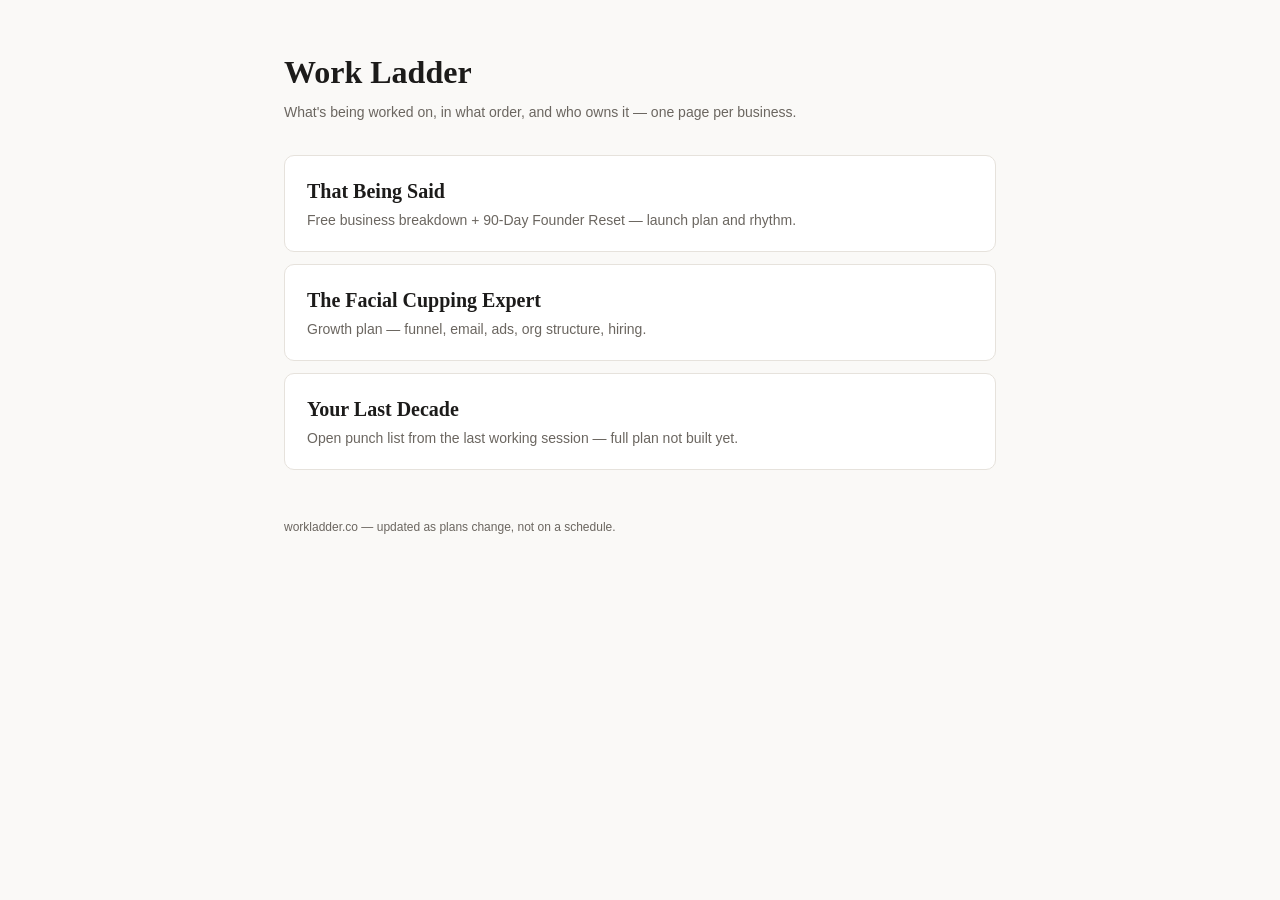
<file: index.html>
<!doctype html>
<html lang="en">
<head>
<meta charset="utf-8">
<meta name="viewport" content="width=device-width, initial-scale=1">
<meta name="robots" content="noindex">
<title>Work Ladder</title>
<link rel="stylesheet" href="/assets/main.css">
</head>
<body>
<div class="wrap">
  <div class="page-head">
    <h1>Work Ladder</h1>
    <div class="meta">What's being worked on, in what order, and who owns it — one page per business.</div>
  </div>

  <div class="index-list">
    <a class="index-card" href="/tbs/">
      <h2>That Being Said</h2>
      <p>Free business breakdown + 90-Day Founder Reset — launch plan and rhythm.</p>
    </a>
    <a class="index-card" href="/tfce/">
      <h2>The Facial Cupping Expert</h2>
      <p>Growth plan — funnel, email, ads, org structure, hiring.</p>
    </a>
    <a class="index-card" href="/yld/">
      <h2>Your Last Decade</h2>
      <p>Open punch list from the last working session — full plan not built yet.</p>
    </a>
  </div>

  <footer>workladder.co — updated as plans change, not on a schedule.</footer>
</div>
</body>
</html>
</file>
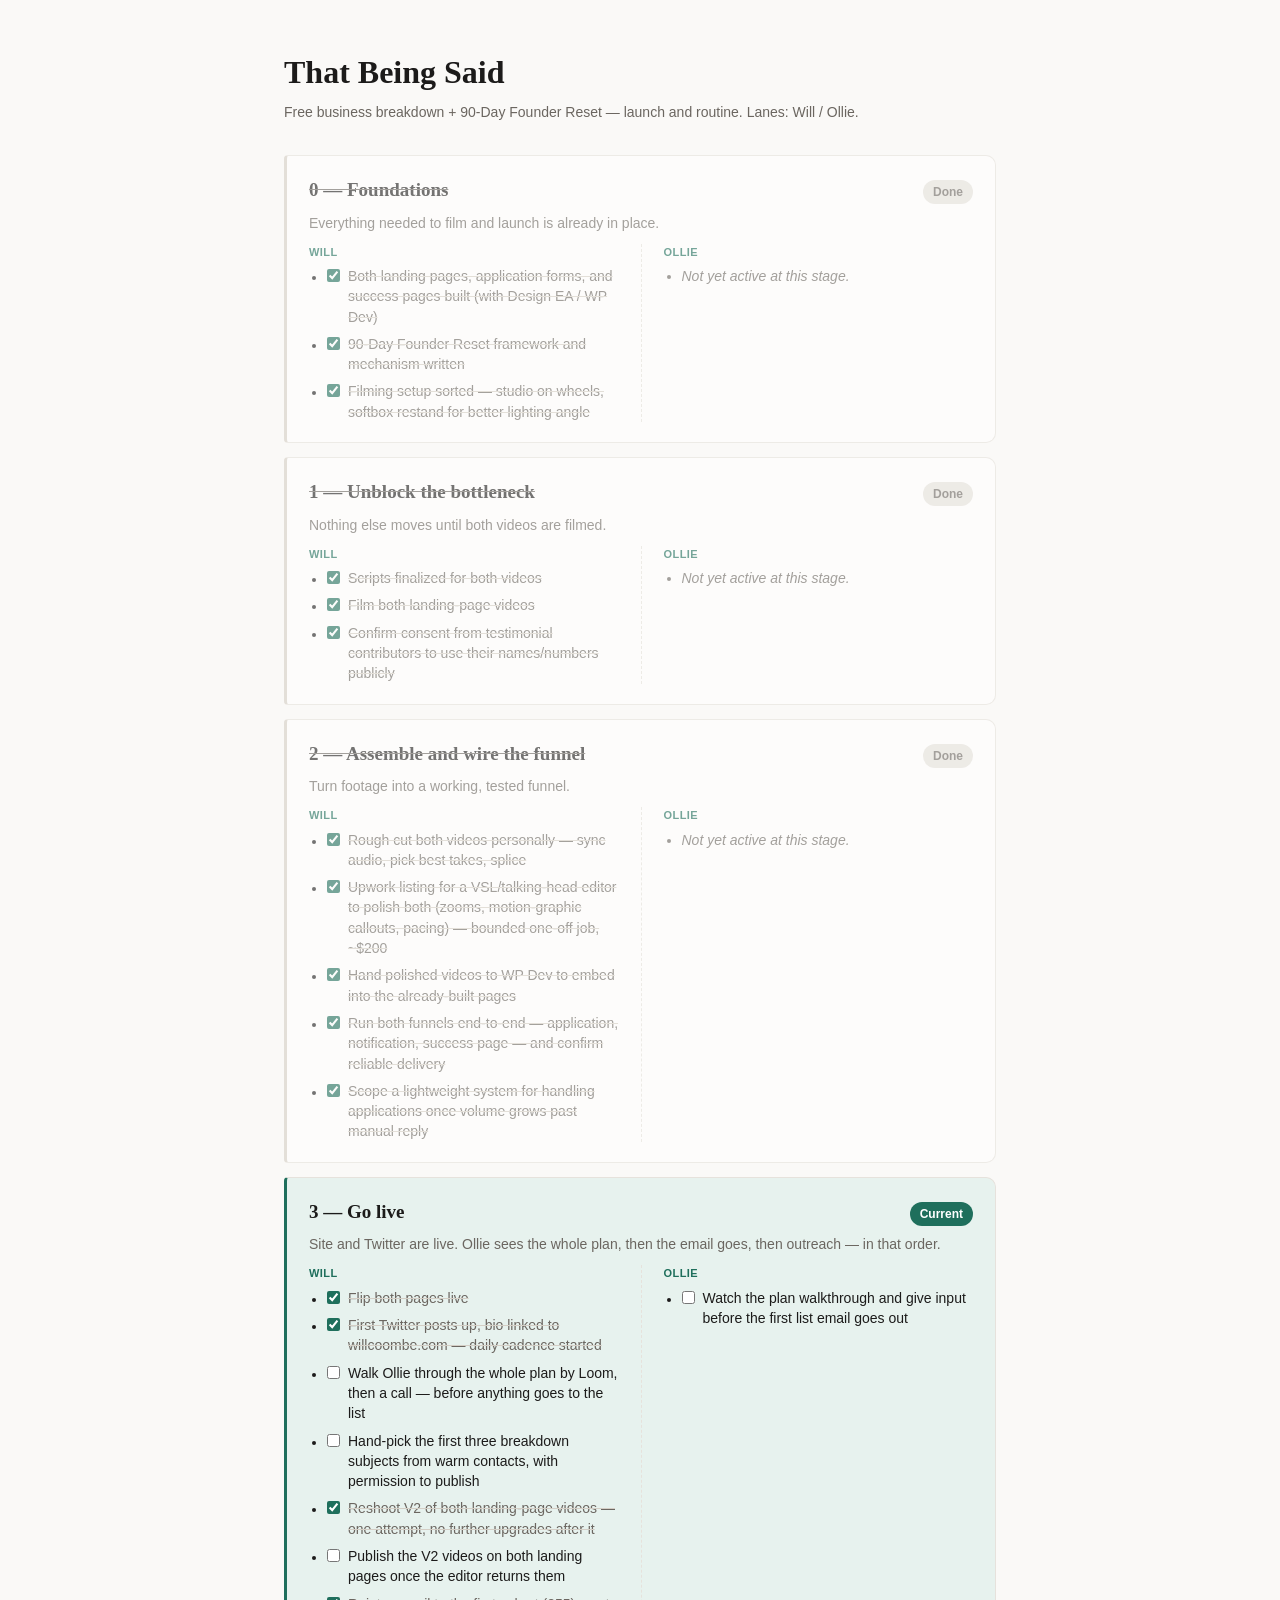
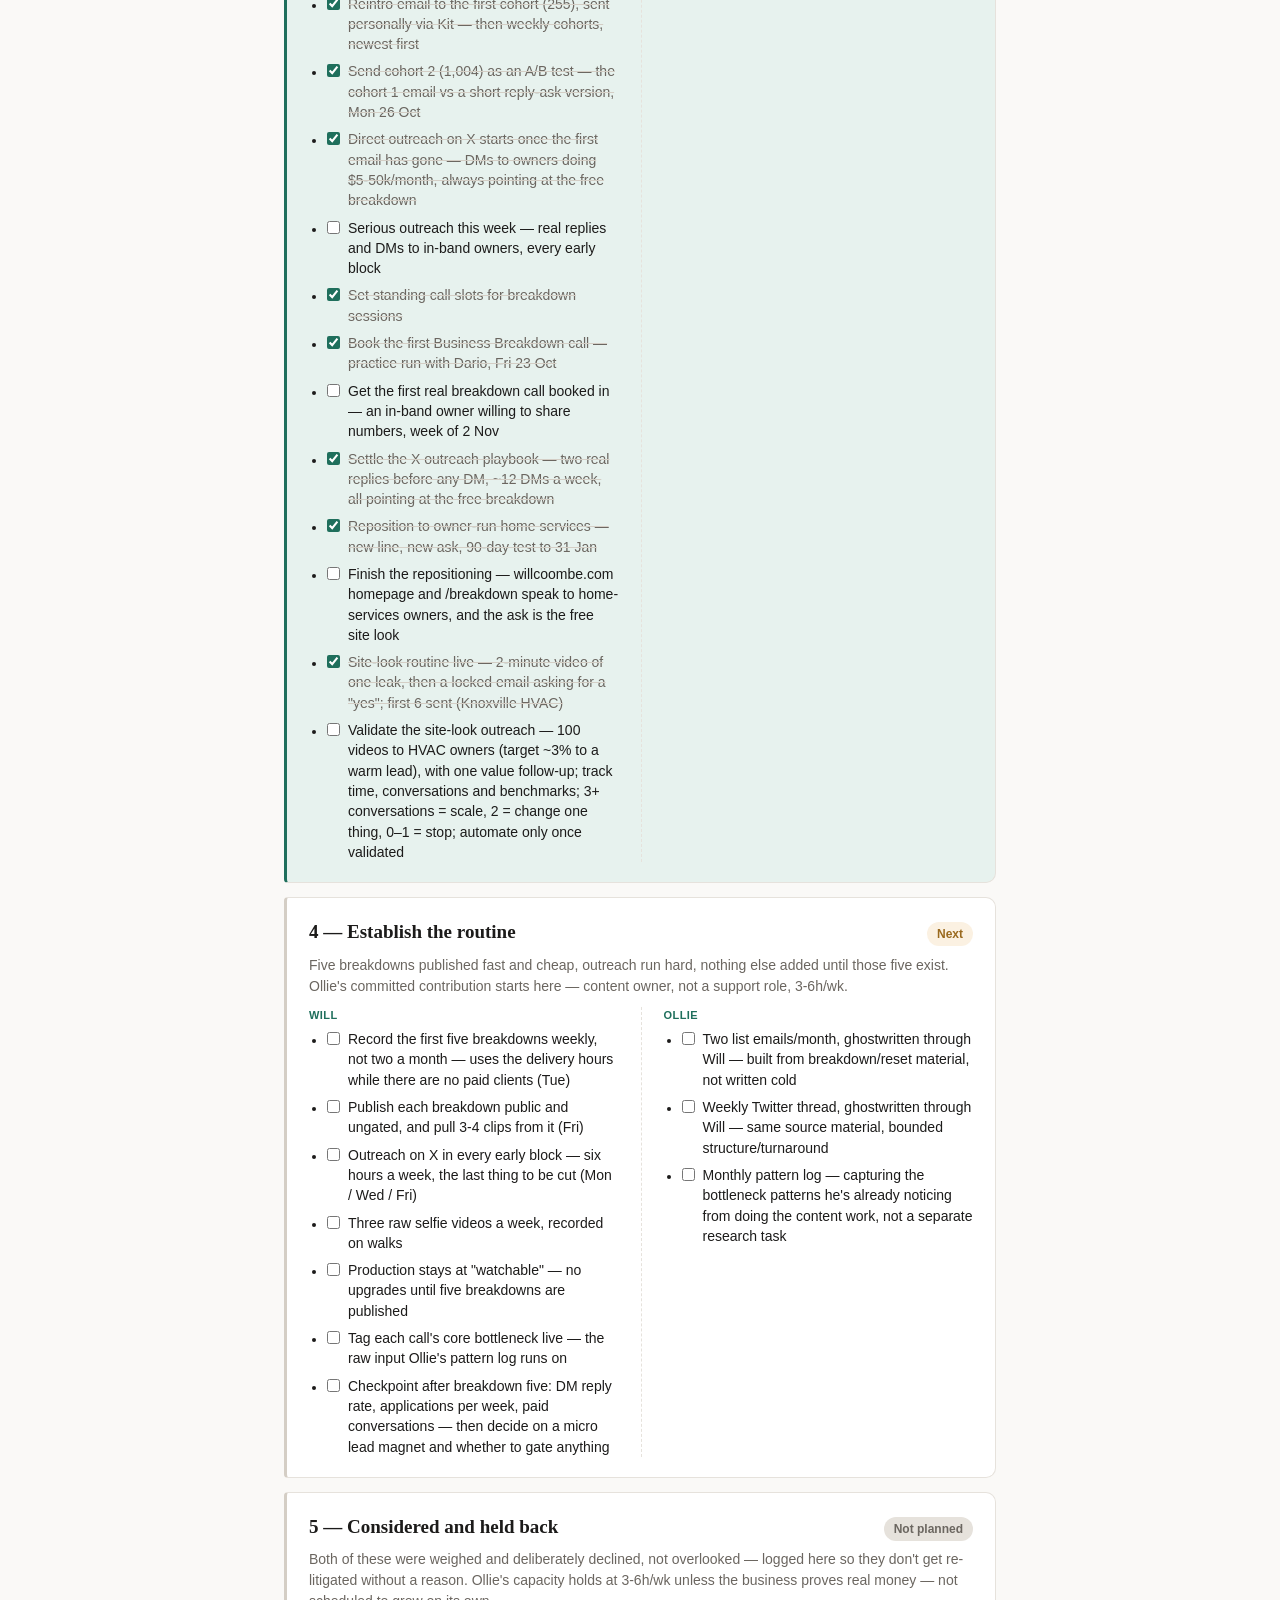
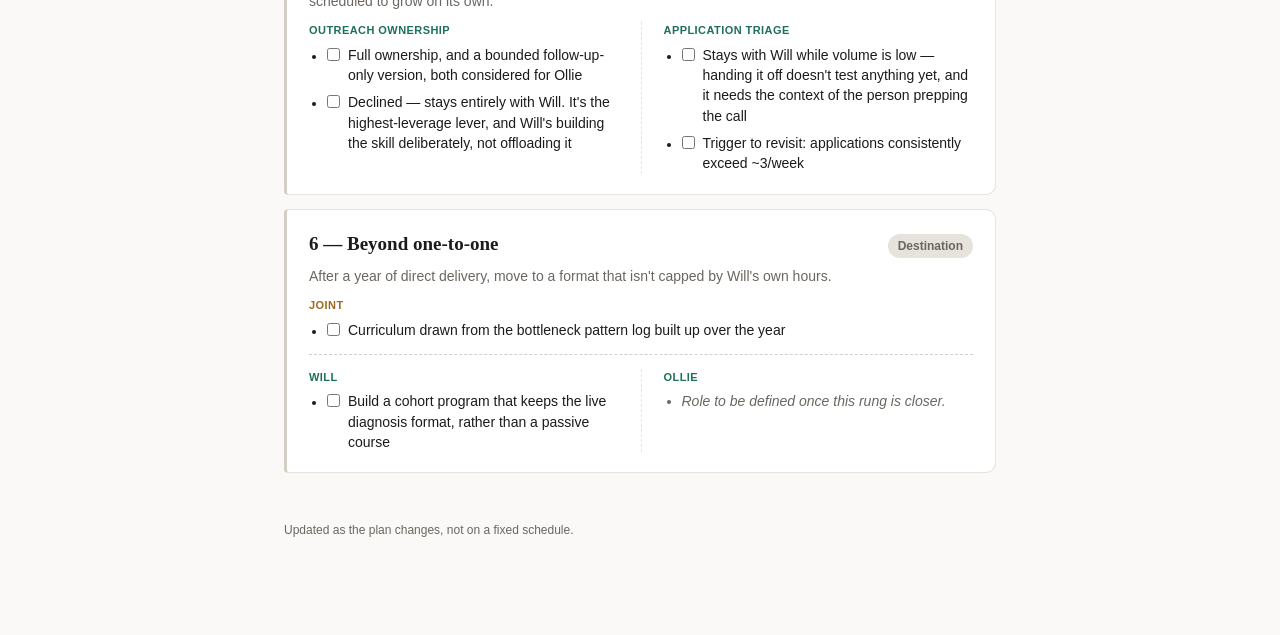
<file: tbs/index.html>
<!doctype html>
<html lang="en">
<head>
<meta charset="utf-8">
<meta name="viewport" content="width=device-width, initial-scale=1">
<meta name="robots" content="noindex">
<title>That Being Said — Work Ladder</title>
<link rel="stylesheet" href="/assets/main.css">
</head>
<body>
<div class="wrap">
  <div class="page-head">
    <h1>That Being Said</h1>
    <div class="meta">Free business breakdown + 90-Day Founder Reset — launch and routine. Lanes: Will / Ollie.</div>
  </div>

  <div class="card rung is-done">
    <div class="card-head">
      <h3 class="rung-title">0 — Foundations</h3>
      <span class="pill done">Done</span>
    </div>
    <div class="rung-summary">Everything needed to film and launch is already in place.</div>
    <div class="lanes">
      <div class="lane">
        <div class="lane-head">Will</div>
        <ul class="rung-tasks">
          <li>Both landing pages, application forms, and success pages built (with Design EA / WP Dev)</li>
          <li>90-Day Founder Reset framework and mechanism written</li>
          <li>Filming setup sorted — studio on wheels, softbox restand for better lighting angle</li>
        </ul>
      </div>
      <div class="lane">
        <div class="lane-head">Ollie</div>
        <ul class="rung-tasks"><li class="placeholder">Not yet active at this stage.</li></ul>
      </div>
    </div>
  </div>

  <div class="card rung is-done">
    <div class="card-head">
      <h3 class="rung-title">1 — Unblock the bottleneck</h3>
      <span class="pill done">Done</span>
    </div>
    <div class="rung-summary">Nothing else moves until both videos are filmed.</div>
    <div class="lanes">
      <div class="lane">
        <div class="lane-head">Will</div>
        <ul class="rung-tasks">
          <li>Scripts finalized for both videos</li>
          <li>Film both landing-page videos</li>
          <li>Confirm consent from testimonial contributors to use their names/numbers publicly</li>
        </ul>
      </div>
      <div class="lane">
        <div class="lane-head">Ollie</div>
        <ul class="rung-tasks"><li class="placeholder">Not yet active at this stage.</li></ul>
      </div>
    </div>
  </div>

  <div class="card rung is-done">
    <div class="card-head">
      <h3 class="rung-title">2 — Assemble and wire the funnel</h3>
      <span class="pill done">Done</span>
    </div>
    <div class="rung-summary">Turn footage into a working, tested funnel.</div>
    <div class="lanes">
      <div class="lane">
        <div class="lane-head">Will</div>
        <ul class="rung-tasks">
          <li>Rough cut both videos personally — sync audio, pick best takes, splice</li>
          <li>Upwork listing for a VSL/talking-head editor to polish both (zooms, motion-graphic callouts, pacing) — bounded one-off job, ~$200</li>
          <li>Hand polished videos to WP Dev to embed into the already-built pages</li>
          <li>Run both funnels end-to-end — application, notification, success page — and confirm reliable delivery</li>
          <li>Scope a lightweight system for handling applications once volume grows past manual reply</li>
        </ul>
      </div>
      <div class="lane">
        <div class="lane-head">Ollie</div>
        <ul class="rung-tasks"><li class="placeholder">Not yet active at this stage.</li></ul>
      </div>
    </div>
  </div>

  <div class="card rung is-current">
    <div class="card-head">
      <h3 class="rung-title">3 — Go live</h3>
      <span class="pill current">Current</span>
    </div>
    <div class="rung-summary">Site and Twitter are live. Ollie sees the whole plan, then the email goes, then outreach — in that order.</div>
    <div class="lanes">
      <div class="lane">
        <div class="lane-head">Will</div>
        <ul class="rung-tasks">
          <li class="default-checked">Flip both pages live</li>
          <li class="default-checked">First Twitter posts up, bio linked to willcoombe.com — daily cadence started</li>
          <li>Walk Ollie through the whole plan by Loom, then a call — before anything goes to the list</li>
          <li>Hand-pick the first three breakdown subjects from warm contacts, with permission to publish</li>
          <li class="default-checked">Reshoot V2 of both landing-page videos — one attempt, no further upgrades after it</li>
          <li>Publish the V2 videos on both landing pages once the editor returns them</li>
          <li class="default-checked">Reintro email to the first cohort (255), sent personally via Kit — then weekly cohorts, newest first</li>
          <li class="default-checked">Send cohort 2 (1,004) as an A/B test — the cohort 1 email vs a short reply-ask version, Mon 26 Oct</li>
          <li class="default-checked">Direct outreach on X starts once the first email has gone — DMs to owners doing $5-50k/month, always pointing at the free breakdown</li>
          <li>Serious outreach this week — real replies and DMs to in-band owners, every early block</li>
          <li class="default-checked">Set standing call slots for breakdown sessions</li>
          <li class="default-checked">Book the first Business Breakdown call — practice run with Dario, Fri 23 Oct</li>
          <li>Get the first real breakdown call booked in — an in-band owner willing to share numbers, week of 2 Nov</li>
          <li class="default-checked">Settle the X outreach playbook — two real replies before any DM, ~12 DMs a week, all pointing at the free breakdown</li>
          <li class="default-checked">Reposition to owner-run home services — new line, new ask, 90-day test to 31 Jan</li>
          <li>Finish the repositioning — willcoombe.com homepage and /breakdown speak to home-services owners, and the ask is the free site look</li>
          <li class="default-checked">Site-look routine live — 2-minute video of one leak, then a locked email asking for a "yes"; first 6 sent (Knoxville HVAC)</li>
          <li>Validate the site-look outreach — 100 videos to HVAC owners (target ~3% to a warm lead), with one value follow-up; track time, conversations and benchmarks; 3+ conversations = scale, 2 = change one thing, 0–1 = stop; automate only once validated</li>
        </ul>
      </div>
      <div class="lane">
        <div class="lane-head">Ollie</div>
        <ul class="rung-tasks">
          <li>Watch the plan walkthrough and give input before the first list email goes out</li>
        </ul>
      </div>
    </div>
  </div>

  <div class="card rung">
    <div class="card-head">
      <h3 class="rung-title">4 — Establish the routine</h3>
      <span class="pill next">Next</span>
    </div>
    <div class="rung-summary">Five breakdowns published fast and cheap, outreach run hard, nothing else added until those five exist. Ollie's committed contribution starts here — content owner, not a support role, 3-6h/wk.</div>
    <div class="lanes">
      <div class="lane">
        <div class="lane-head">Will</div>
        <ul class="rung-tasks">
          <li>Record the first five breakdowns weekly, not two a month — uses the delivery hours while there are no paid clients (Tue)</li>
          <li>Publish each breakdown public and ungated, and pull 3-4 clips from it (Fri)</li>
          <li>Outreach on X in every early block — six hours a week, the last thing to be cut (Mon / Wed / Fri)</li>
          <li>Three raw selfie videos a week, recorded on walks</li>
          <li>Production stays at "watchable" — no upgrades until five breakdowns are published</li>
          <li>Tag each call's core bottleneck live — the raw input Ollie's pattern log runs on</li>
          <li>Checkpoint after breakdown five: DM reply rate, applications per week, paid conversations — then decide on a micro lead magnet and whether to gate anything</li>
        </ul>
      </div>
      <div class="lane">
        <div class="lane-head">Ollie</div>
        <ul class="rung-tasks">
          <li>Two list emails/month, ghostwritten through Will — built from breakdown/reset material, not written cold</li>
          <li>Weekly Twitter thread, ghostwritten through Will — same source material, bounded structure/turnaround</li>
          <li>Monthly pattern log — capturing the bottleneck patterns he's already noticing from doing the content work, not a separate research task</li>
        </ul>
      </div>
    </div>
  </div>

  <div class="card rung">
    <div class="card-head">
      <h3 class="rung-title">5 — Considered and held back</h3>
      <span class="pill pending">Not planned</span>
    </div>
    <div class="rung-summary">Both of these were weighed and deliberately declined, not overlooked — logged here so they don't get re-litigated without a reason. Ollie's capacity holds at 3-6h/wk unless the business proves real money — not scheduled to grow on its own.</div>
    <div class="lanes">
      <div class="lane">
        <div class="lane-head">Outreach ownership</div>
        <ul class="rung-tasks">
          <li>Full ownership, and a bounded follow-up-only version, both considered for Ollie</li>
          <li>Declined — stays entirely with Will. It's the highest-leverage lever, and Will's building the skill deliberately, not offloading it</li>
        </ul>
      </div>
      <div class="lane">
        <div class="lane-head">Application triage</div>
        <ul class="rung-tasks">
          <li>Stays with Will while volume is low — handing it off doesn't test anything yet, and it needs the context of the person prepping the call</li>
          <li>Trigger to revisit: applications consistently exceed ~3/week</li>
        </ul>
      </div>
    </div>
  </div>

  <div class="card rung">
    <div class="card-head">
      <h3 class="rung-title">6 — Beyond one-to-one</h3>
      <span class="pill pending">Destination</span>
    </div>
    <div class="rung-summary">After a year of direct delivery, move to a format that isn't capped by Will's own hours.</div>
    <div class="joint-block">
      <div class="lane-head">Joint</div>
      <ul class="rung-tasks">
        <li>Curriculum drawn from the bottleneck pattern log built up over the year</li>
      </ul>
    </div>
    <div class="lanes">
      <div class="lane">
        <div class="lane-head">Will</div>
        <ul class="rung-tasks">
          <li>Build a cohort program that keeps the live diagnosis format, rather than a passive course</li>
        </ul>
      </div>
      <div class="lane">
        <div class="lane-head">Ollie</div>
        <ul class="rung-tasks"><li class="placeholder">Role to be defined once this rung is closer.</li></ul>
      </div>
    </div>
  </div>

  <footer>Updated as the plan changes, not on a fixed schedule.</footer>
</div>
<script src="/assets/ladder.js"></script>
</body>
</html>
</file>
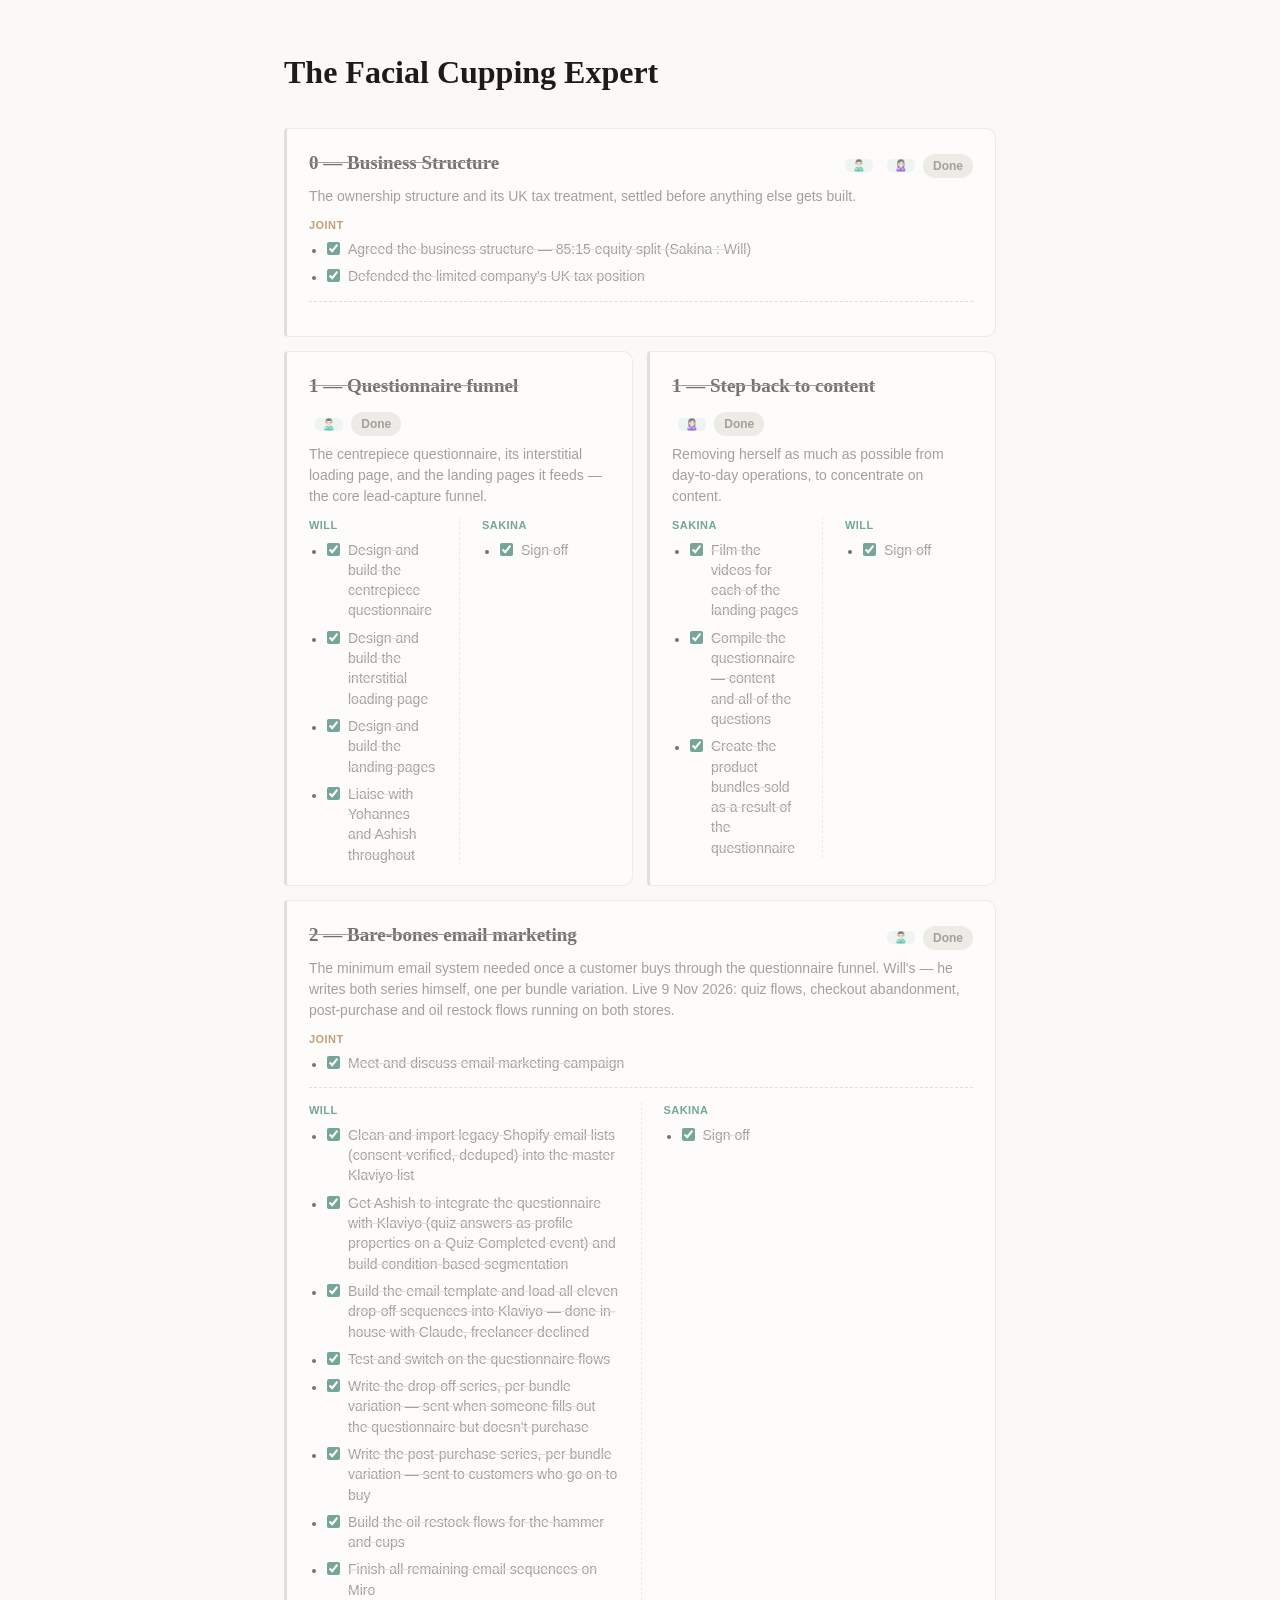
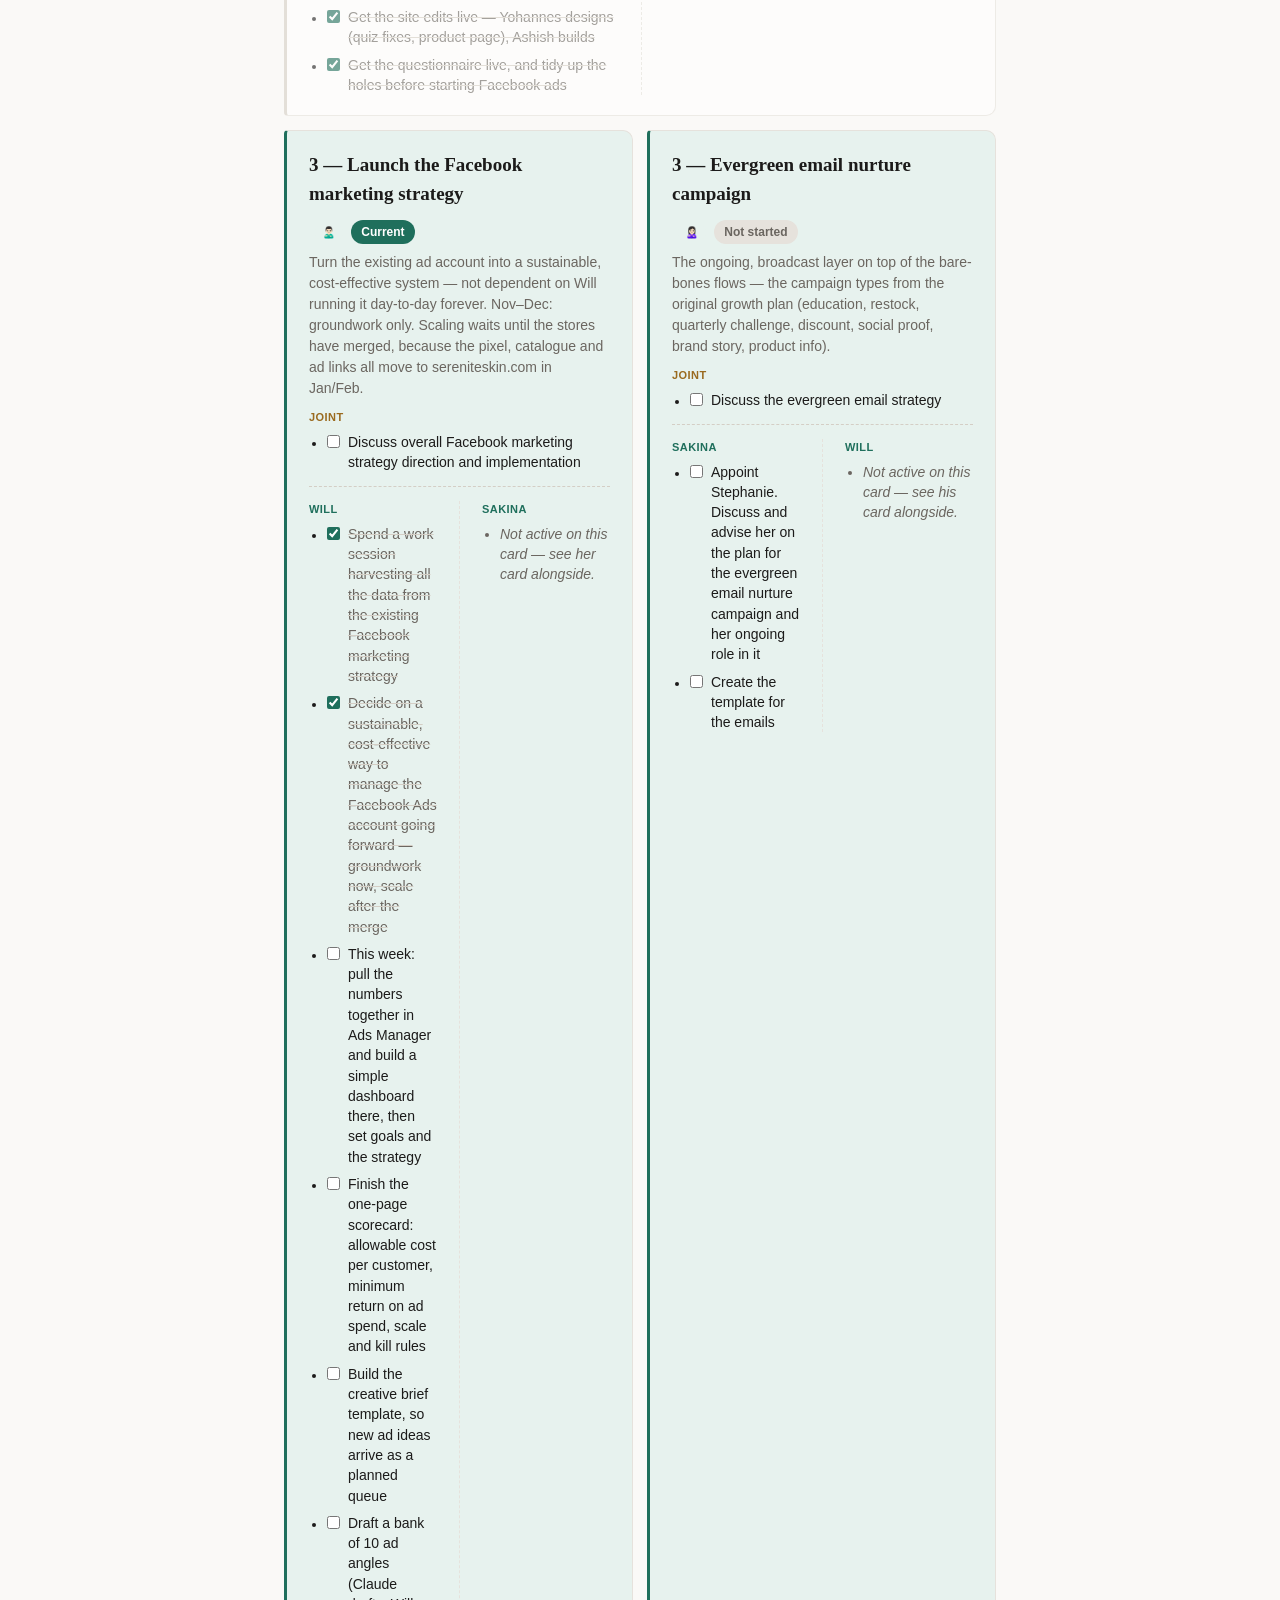
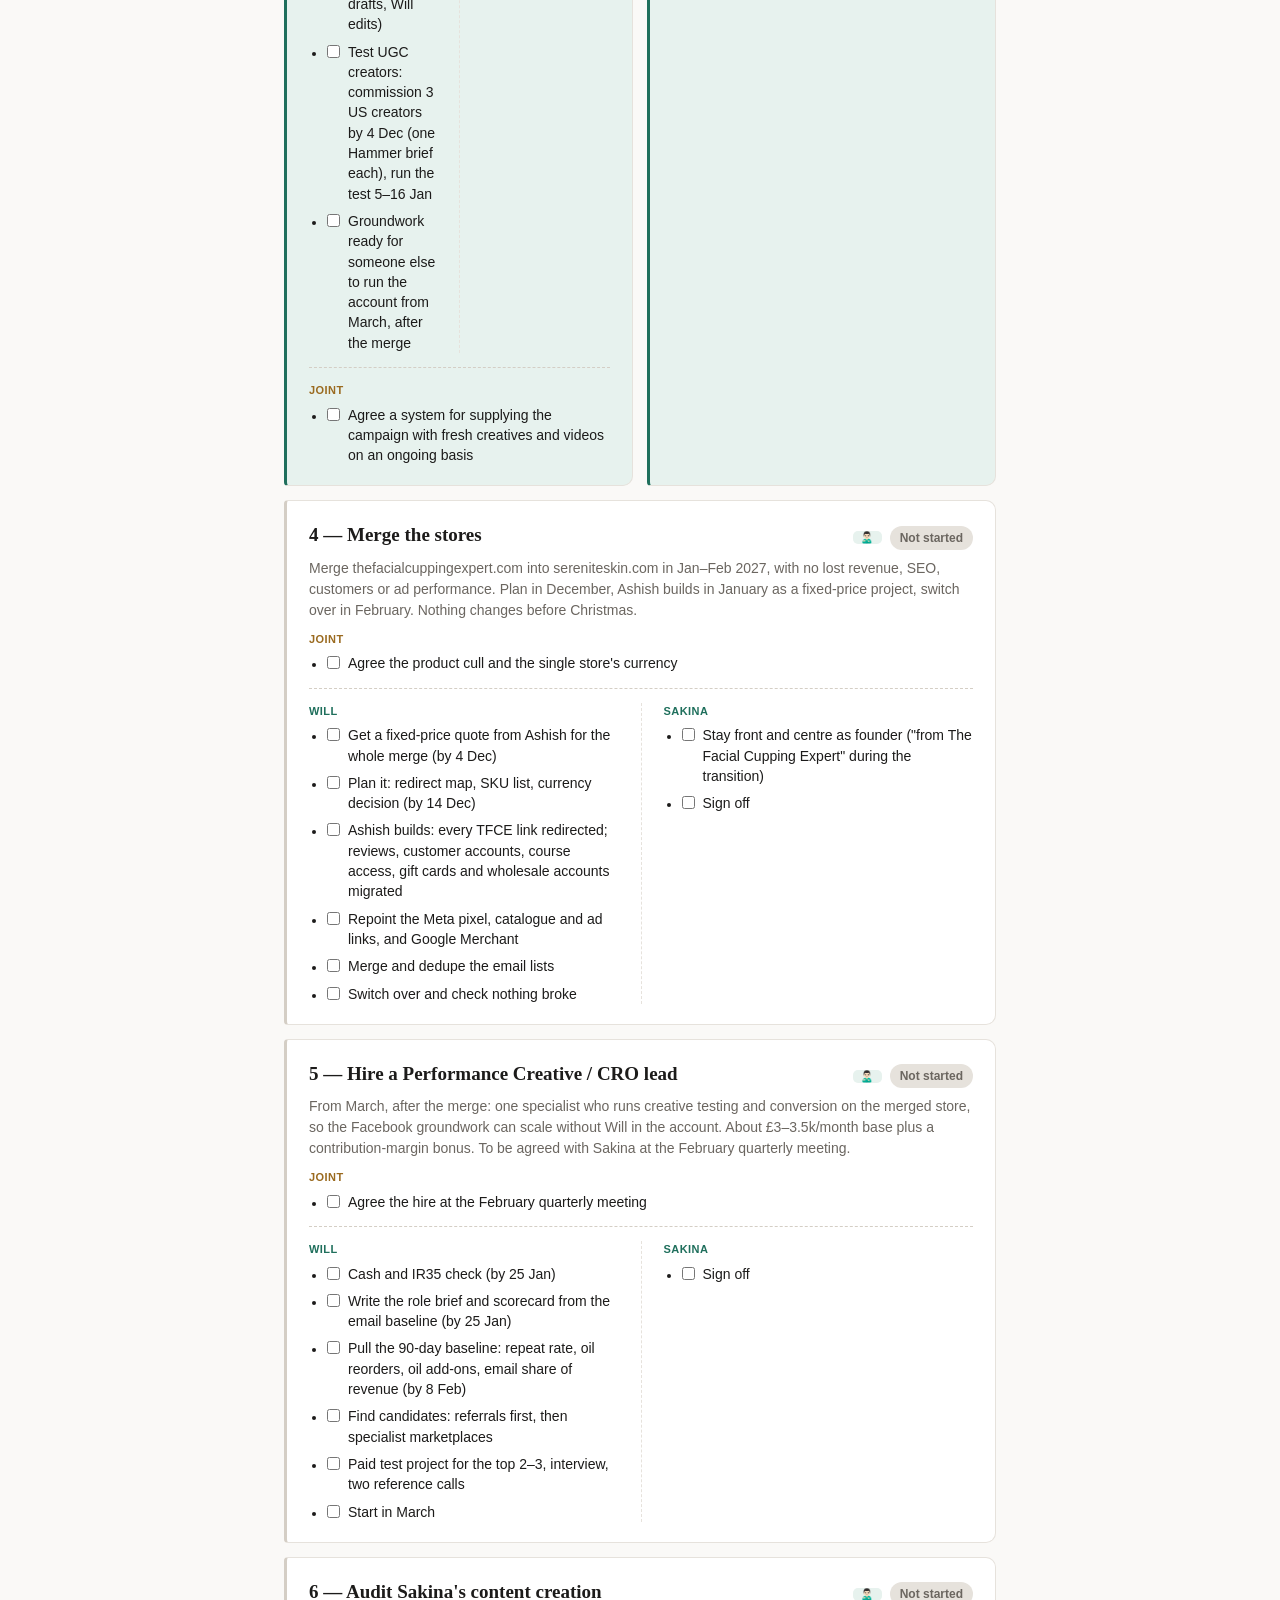
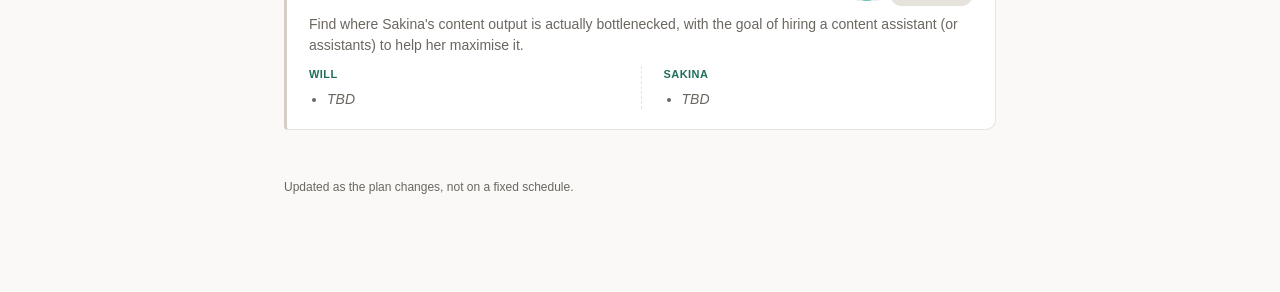
<file: tfce/index.html>
<!doctype html>
<html lang="en">
<head>
<meta charset="utf-8">
<meta name="viewport" content="width=device-width, initial-scale=1">
<meta name="robots" content="noindex">
<title>The Facial Cupping Expert — Work Ladder</title>
<link rel="stylesheet" href="/assets/main.css">
</head>
<body>
<div class="wrap">
  <div class="page-head">
    <h1>The Facial Cupping Expert</h1>
  </div>

  <div class="card rung is-done">
    <div class="card-head">
      <h3 class="rung-title">0 — Business Structure</h3>
      <div class="card-head-right">
        <span class="owner" title="Will">🙎🏻‍♂️</span><span class="owner" title="Sakina">🙎🏻‍♀️</span>
        <span class="pill done">Done</span>
      </div>
    </div>
    <div class="rung-summary">The ownership structure and its UK tax treatment, settled before anything else gets built.</div>
    <div class="joint-block">
      <div class="lane-head">Joint</div>
      <ul class="rung-tasks">
        <li>Agreed the business structure — 85:15 equity split (Sakina : Will)</li>
        <li>Defended the limited company's UK tax position</li>
      </ul>
    </div>
  </div>

  <div class="rung-pair">
    <div class="card rung is-done">
      <div class="card-head">
        <h3 class="rung-title">1 — Questionnaire funnel</h3>
        <div class="card-head-right">
          <span class="owner" title="Will">🙎🏻‍♂️</span>
          <span class="pill done">Done</span>
        </div>
      </div>
      <div class="rung-summary">The centrepiece questionnaire, its interstitial loading page, and the landing pages it feeds — the core lead-capture funnel.</div>
      <div class="lanes">
        <div class="lane">
          <div class="lane-head">Will</div>
          <ul class="rung-tasks">
            <li>Design and build the centrepiece questionnaire</li>
            <li>Design and build the interstitial loading page</li>
            <li>Design and build the landing pages</li>
            <li>Liaise with Yohannes and Ashish throughout</li>
          </ul>
        </div>
        <div class="lane">
          <div class="lane-head">Sakina</div>
          <ul class="rung-tasks"><li class="default-checked">Sign off</li></ul>
        </div>
      </div>
    </div>

    <div class="card rung is-done">
      <div class="card-head">
        <h3 class="rung-title">1 — Step back to content</h3>
        <div class="card-head-right">
          <span class="owner" title="Sakina">🙎🏻‍♀️</span>
          <span class="pill done">Done</span>
        </div>
      </div>
      <div class="rung-summary">Removing herself as much as possible from day-to-day operations, to concentrate on content.</div>
      <div class="lanes">
        <div class="lane">
          <div class="lane-head">Sakina</div>
          <ul class="rung-tasks">
            <li>Film the videos for each of the landing pages</li>
            <li>Compile the questionnaire — content and all of the questions</li>
            <li>Create the product bundles sold as a result of the questionnaire</li>
          </ul>
        </div>
        <div class="lane">
          <div class="lane-head">Will</div>
          <ul class="rung-tasks"><li class="default-checked">Sign off</li></ul>
        </div>
      </div>
    </div>
  </div>

  <div class="card rung is-done">
    <div class="card-head">
      <h3 class="rung-title">2 — Bare-bones email marketing</h3>
      <div class="card-head-right">
        <span class="owner" title="Will">🙎🏻‍♂️</span>
        <span class="pill done">Done</span>
      </div>
    </div>
    <div class="rung-summary">The minimum email system needed once a customer buys through the questionnaire funnel. Will's — he writes both series himself, one per bundle variation. Live 9 Nov 2026: quiz flows, checkout abandonment, post-purchase and oil restock flows running on both stores.</div>
    <div class="joint-block">
      <div class="lane-head">Joint</div>
      <ul class="rung-tasks">
        <li class="default-checked">Meet and discuss email marketing campaign</li>
      </ul>
    </div>
    <div class="lanes">
      <div class="lane">
        <div class="lane-head">Will</div>
        <ul class="rung-tasks">
          <li class="default-checked">Clean and import legacy Shopify email lists (consent-verified, deduped) into the master Klaviyo list</li>
          <li class="default-checked">Get Ashish to integrate the questionnaire with Klaviyo (quiz answers as profile properties on a Quiz Completed event) and build condition-based segmentation</li>
          <li class="default-checked">Build the email template and load all eleven drop-off sequences into Klaviyo — done in-house with Claude, freelancer declined</li>
          <li class="default-checked">Test and switch on the questionnaire flows</li>
          <li class="default-checked">Write the drop-off series, per bundle variation — sent when someone fills out the questionnaire but doesn't purchase</li>
          <li class="default-checked">Write the post-purchase series, per bundle variation — sent to customers who go on to buy</li>
          <li class="default-checked">Build the oil restock flows for the hammer and cups</li>
          <li class="default-checked">Finish all remaining email sequences on Miro</li>
          <li class="default-checked">Get the site edits live — Yohannes designs (quiz fixes, product page), Ashish builds</li>
          <li class="default-checked">Get the questionnaire live, and tidy up the holes before starting Facebook ads</li>
        </ul>
      </div>
      <div class="lane">
        <div class="lane-head">Sakina</div>
        <ul class="rung-tasks"><li class="default-checked">Sign off</li></ul>
      </div>
    </div>
  </div>

  <div class="rung-pair">
    <div class="card rung is-current">
      <div class="card-head">
        <h3 class="rung-title">3 — Launch the Facebook marketing strategy</h3>
        <div class="card-head-right">
          <span class="owner" title="Will">🙎🏻‍♂️</span>
          <span class="pill current">Current</span>
        </div>
      </div>
      <div class="rung-summary">Turn the existing ad account into a sustainable, cost-effective system — not dependent on Will running it day-to-day forever. Nov–Dec: groundwork only. Scaling waits until the stores have merged, because the pixel, catalogue and ad links all move to sereniteskin.com in Jan/Feb.</div>
      <div class="joint-block">
        <div class="lane-head">Joint</div>
        <ul class="rung-tasks">
          <li>Discuss overall Facebook marketing strategy direction and implementation</li>
        </ul>
      </div>
      <div class="lanes">
        <div class="lane">
          <div class="lane-head">Will</div>
          <ul class="rung-tasks">
            <li class="default-checked">Spend a work session harvesting all the data from the existing Facebook marketing strategy</li>
            <li class="default-checked">Decide on a sustainable, cost-effective way to manage the Facebook Ads account going forward — groundwork now, scale after the merge</li>
            <li>This week: pull the numbers together in Ads Manager and build a simple dashboard there, then set goals and the strategy</li>
            <li>Finish the one-page scorecard: allowable cost per customer, minimum return on ad spend, scale and kill rules</li>
            <li>Build the creative brief template, so new ad ideas arrive as a planned queue</li>
            <li>Draft a bank of 10 ad angles (Claude drafts, Will edits)</li>
            <li>Test UGC creators: commission 3 US creators by 4 Dec (one Hammer brief each), run the test 5–16 Jan</li>
            <li>Groundwork ready for someone else to run the account from March, after the merge</li>
          </ul>
        </div>
        <div class="lane">
          <div class="lane-head">Sakina</div>
          <ul class="rung-tasks"><li class="placeholder">Not active on this card — see her card alongside.</li></ul>
        </div>
      </div>
      <div class="joint-block joint-block-trailing">
        <div class="lane-head">Joint</div>
        <ul class="rung-tasks">
          <li>Agree a system for supplying the campaign with fresh creatives and videos on an ongoing basis</li>
        </ul>
      </div>
    </div>

    <div class="card rung">
      <div class="card-head">
        <h3 class="rung-title">3 — Evergreen email nurture campaign</h3>
        <div class="card-head-right">
          <span class="owner" title="Sakina">🙎🏻‍♀️</span>
          <span class="pill pending">Not started</span>
        </div>
      </div>
      <div class="rung-summary">The ongoing, broadcast layer on top of the bare-bones flows — the campaign types from the original growth plan (education, restock, quarterly challenge, discount, social proof, brand story, product info).</div>
      <div class="joint-block">
        <div class="lane-head">Joint</div>
        <ul class="rung-tasks">
          <li>Discuss the evergreen email strategy</li>
        </ul>
      </div>
      <div class="lanes">
        <div class="lane">
          <div class="lane-head">Sakina</div>
          <ul class="rung-tasks">
            <li>Appoint Stephanie. Discuss and advise her on the plan for the evergreen email nurture campaign and her ongoing role in it</li>
            <li>Create the template for the emails</li>
          </ul>
        </div>
        <div class="lane">
          <div class="lane-head">Will</div>
          <ul class="rung-tasks"><li class="placeholder">Not active on this card — see his card alongside.</li></ul>
        </div>
      </div>
    </div>
  </div>

  <div class="card rung">
    <div class="card-head">
      <h3 class="rung-title">4 — Merge the stores</h3>
      <div class="card-head-right">
        <span class="owner" title="Will">🙎🏻‍♂️</span>
        <span class="pill pending">Not started</span>
      </div>
    </div>
    <div class="rung-summary">Merge thefacialcuppingexpert.com into sereniteskin.com in Jan–Feb 2027, with no lost revenue, SEO, customers or ad performance. Plan in December, Ashish builds in January as a fixed-price project, switch over in February. Nothing changes before Christmas.</div>
    <div class="joint-block">
      <div class="lane-head">Joint</div>
      <ul class="rung-tasks">
        <li>Agree the product cull and the single store's currency</li>
      </ul>
    </div>
    <div class="lanes">
      <div class="lane">
        <div class="lane-head">Will</div>
        <ul class="rung-tasks">
          <li>Get a fixed-price quote from Ashish for the whole merge (by 4 Dec)</li>
          <li>Plan it: redirect map, SKU list, currency decision (by 14 Dec)</li>
          <li>Ashish builds: every TFCE link redirected; reviews, customer accounts, course access, gift cards and wholesale accounts migrated</li>
          <li>Repoint the Meta pixel, catalogue and ad links, and Google Merchant</li>
          <li>Merge and dedupe the email lists</li>
          <li>Switch over and check nothing broke</li>
        </ul>
      </div>
      <div class="lane">
        <div class="lane-head">Sakina</div>
        <ul class="rung-tasks">
          <li>Stay front and centre as founder ("from The Facial Cupping Expert" during the transition)</li>
          <li>Sign off</li>
        </ul>
      </div>
    </div>
  </div>

  <div class="card rung">
    <div class="card-head">
      <h3 class="rung-title">5 — Hire a Performance Creative / CRO lead</h3>
      <div class="card-head-right">
        <span class="owner" title="Will">🙎🏻‍♂️</span>
        <span class="pill pending">Not started</span>
      </div>
    </div>
    <div class="rung-summary">From March, after the merge: one specialist who runs creative testing and conversion on the merged store, so the Facebook groundwork can scale without Will in the account. About £3–3.5k/month base plus a contribution-margin bonus. To be agreed with Sakina at the February quarterly meeting.</div>
    <div class="joint-block">
      <div class="lane-head">Joint</div>
      <ul class="rung-tasks">
        <li>Agree the hire at the February quarterly meeting</li>
      </ul>
    </div>
    <div class="lanes">
      <div class="lane">
        <div class="lane-head">Will</div>
        <ul class="rung-tasks">
          <li>Cash and IR35 check (by 25 Jan)</li>
          <li>Write the role brief and scorecard from the email baseline (by 25 Jan)</li>
          <li>Pull the 90-day baseline: repeat rate, oil reorders, oil add-ons, email share of revenue (by 8 Feb)</li>
          <li>Find candidates: referrals first, then specialist marketplaces</li>
          <li>Paid test project for the top 2–3, interview, two reference calls</li>
          <li>Start in March</li>
        </ul>
      </div>
      <div class="lane">
        <div class="lane-head">Sakina</div>
        <ul class="rung-tasks"><li>Sign off</li></ul>
      </div>
    </div>
  </div>

  <div class="card rung">
    <div class="card-head">
      <h3 class="rung-title">6 — Audit Sakina's content creation</h3>
      <div class="card-head-right">
        <span class="owner" title="Will">🙎🏻‍♂️</span>
        <span class="pill pending">Not started</span>
      </div>
    </div>
    <div class="rung-summary">Find where Sakina's content output is actually bottlenecked, with the goal of hiring a content assistant (or assistants) to help her maximise it.</div>
    <div class="lanes">
      <div class="lane">
        <div class="lane-head">Will</div>
        <ul class="rung-tasks"><li class="placeholder">TBD</li></ul>
      </div>
      <div class="lane">
        <div class="lane-head">Sakina</div>
        <ul class="rung-tasks"><li class="placeholder">TBD</li></ul>
      </div>
    </div>
  </div>

  <footer>Updated as the plan changes, not on a fixed schedule.</footer>
</div>
<script src="/assets/ladder.js"></script>
</body>
</html>
</file>
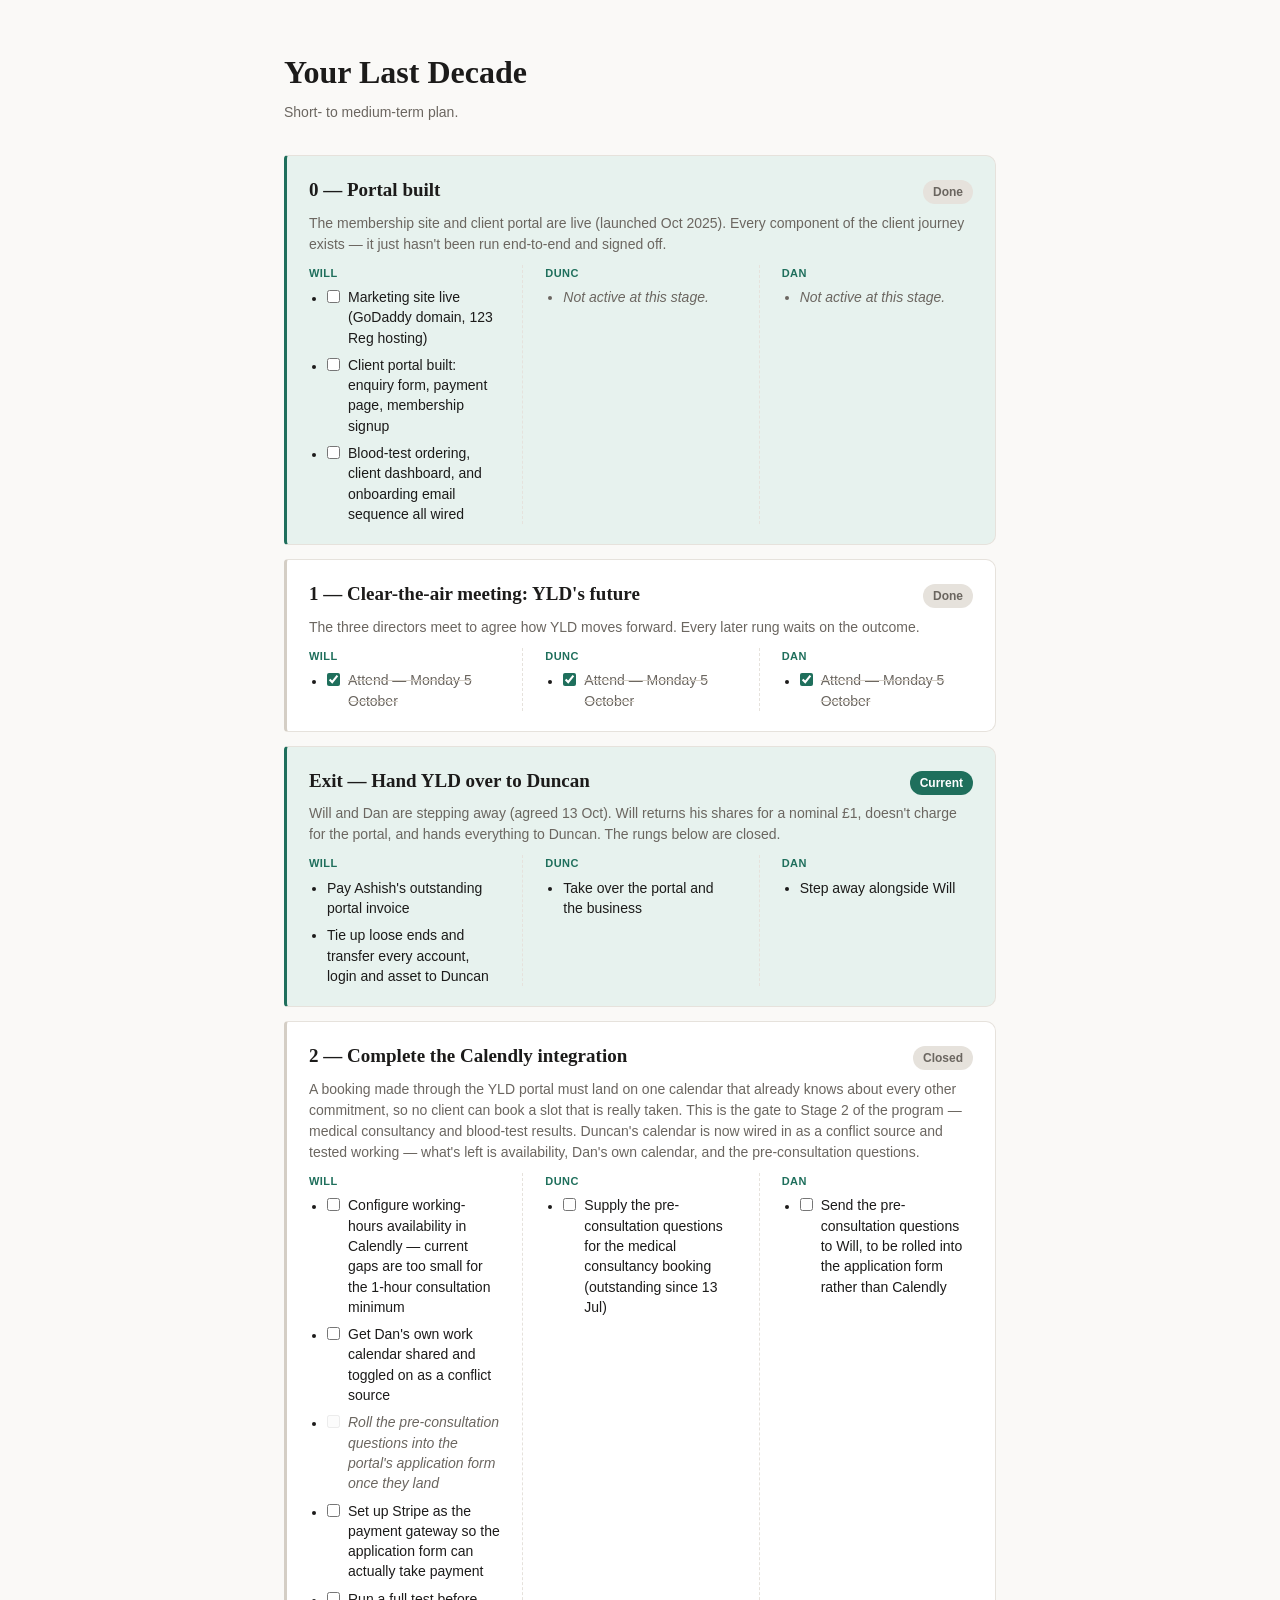
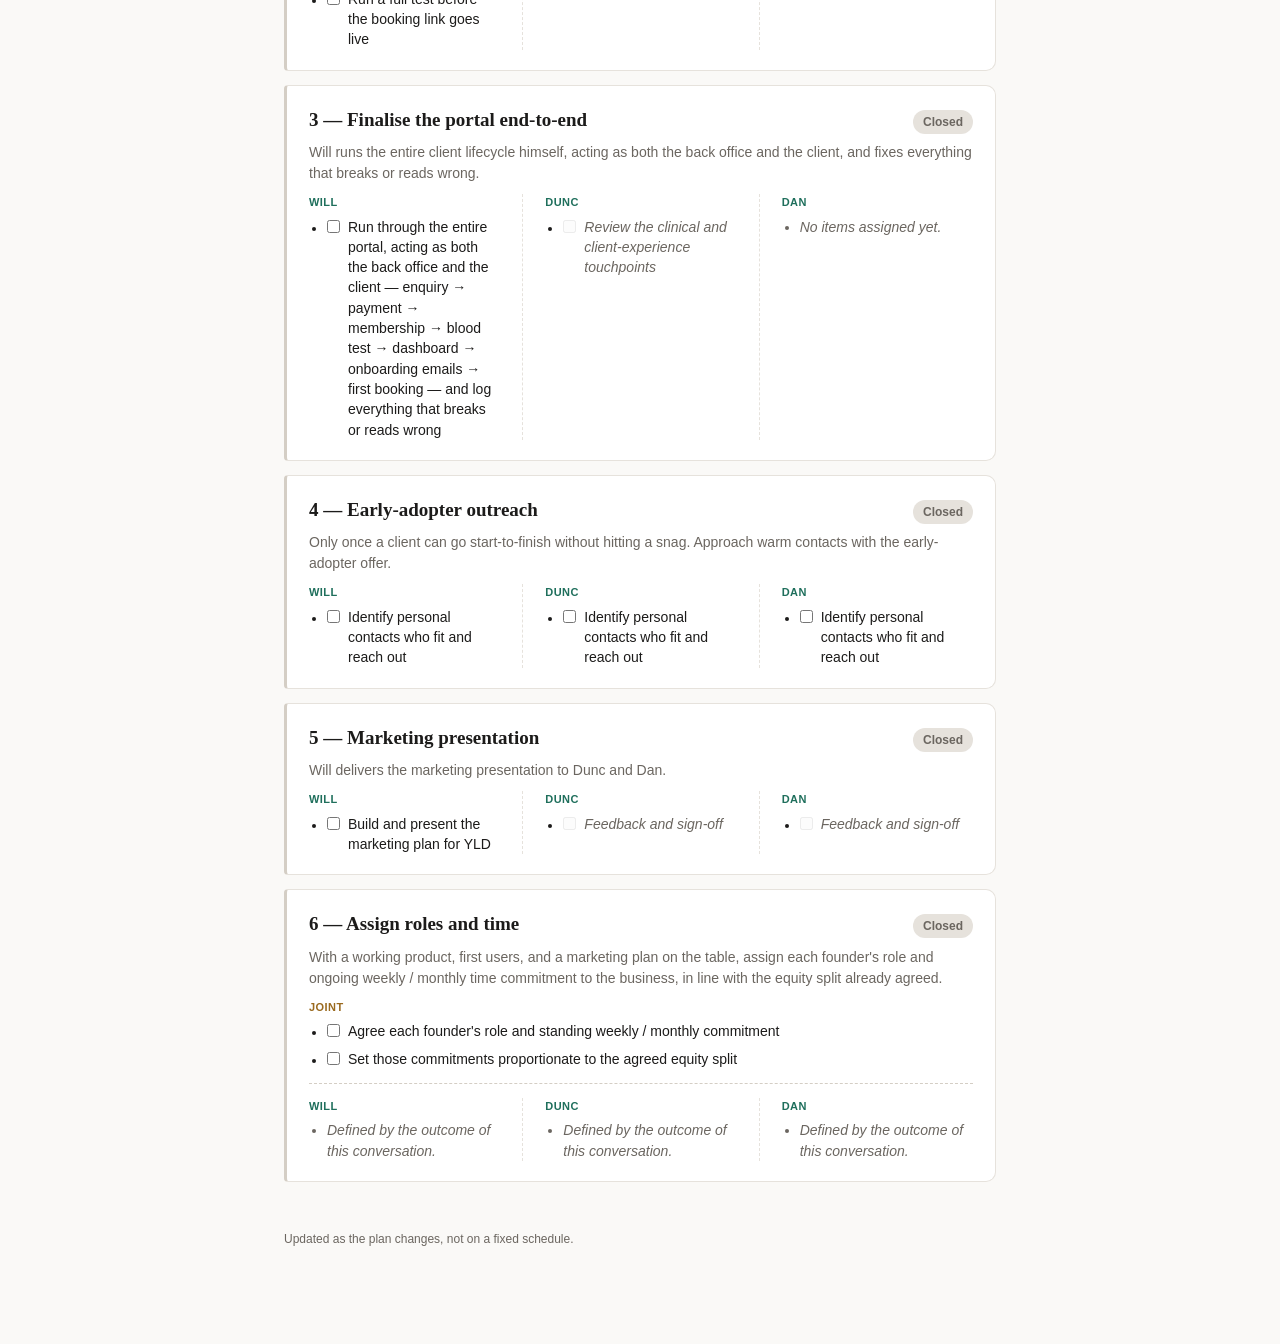
<file: yld/index.html>
<!doctype html>
<html lang="en">
<head>
<meta charset="utf-8">
<meta name="viewport" content="width=device-width, initial-scale=1">
<meta name="robots" content="noindex">
<title>Your Last Decade — Work Ladder</title>
<link rel="stylesheet" href="/assets/main.css">
</head>
<body>
<div class="wrap">
  <div class="page-head">
    <h1>Your Last Decade</h1>
    <div class="meta">Short- to medium-term plan.</div>
  </div>

  <div class="card rung is-done">
    <div class="card-head">
      <h3 class="rung-title">0 — Portal built</h3>
      <span class="pill done">Done</span>
    </div>
    <div class="rung-summary">The membership site and client portal are live (launched Oct 2025). Every component of the client journey exists — it just hasn't been run end-to-end and signed off.</div>
    <div class="lanes">
      <div class="lane">
        <div class="lane-head">Will</div>
        <ul class="rung-tasks">
          <li>Marketing site live (GoDaddy domain, 123 Reg hosting)</li>
          <li>Client portal built: enquiry form, payment page, membership signup</li>
          <li>Blood-test ordering, client dashboard, and onboarding email sequence all wired</li>
        </ul>
      </div>
      <div class="lane">
        <div class="lane-head">Dunc</div>
        <ul class="rung-tasks"><li class="placeholder">Not active at this stage.</li></ul>
      </div>
      <div class="lane">
        <div class="lane-head">Dan</div>
        <ul class="rung-tasks"><li class="placeholder">Not active at this stage.</li></ul>
      </div>
    </div>
  </div>

  <div class="card rung is-done">
    <div class="card-head">
      <h3 class="rung-title">1 — Clear-the-air meeting: YLD's future</h3>
      <span class="pill done">Done</span>
    </div>
    <div class="rung-summary">The three directors meet to agree how YLD moves forward. Every later rung waits on the outcome.</div>
    <div class="lanes">
      <div class="lane">
        <div class="lane-head">Will</div>
        <ul class="rung-tasks"><li class="default-checked">Attend — Monday 5 October</li></ul>
      </div>
      <div class="lane">
        <div class="lane-head">Dunc</div>
        <ul class="rung-tasks"><li class="default-checked">Attend — Monday 5 October</li></ul>
      </div>
      <div class="lane">
        <div class="lane-head">Dan</div>
        <ul class="rung-tasks"><li class="default-checked">Attend — Monday 5 October</li></ul>
      </div>
    </div>
  </div>

  <div class="card rung is-current">
    <div class="card-head">
      <h3 class="rung-title">Exit — Hand YLD over to Duncan</h3>
      <span class="pill current">Current</span>
    </div>
    <div class="rung-summary">Will and Dan are stepping away (agreed 13 Oct). Will returns his shares for a nominal £1, doesn't charge for the portal, and hands everything to Duncan. The rungs below are closed.</div>
    <div class="lanes">
      <div class="lane">
        <div class="lane-head">Will</div>
        <ul class="rung-tasks">
          <li class="default-checked">Pay Ashish's outstanding portal invoice</li>
          <li>Tie up loose ends and transfer every account, login and asset to Duncan</li>
        </ul>
      </div>
      <div class="lane">
        <div class="lane-head">Dunc</div>
        <ul class="rung-tasks"><li>Take over the portal and the business</li></ul>
      </div>
      <div class="lane">
        <div class="lane-head">Dan</div>
        <ul class="rung-tasks"><li>Step away alongside Will</li></ul>
      </div>
    </div>
  </div>

  <div class="card rung">
    <div class="card-head">
      <h3 class="rung-title">2 — Complete the Calendly integration</h3>
      <span class="pill pending">Closed</span>
    </div>
    <div class="rung-summary">A booking made through the YLD portal must land on one calendar that already knows about every other commitment, so no client can book a slot that is really taken. This is the gate to Stage 2 of the program — medical consultancy and blood-test results. Duncan's calendar is now wired in as a conflict source and tested working — what's left is availability, Dan's own calendar, and the pre-consultation questions.</div>
    <div class="lanes">
      <div class="lane">
        <div class="lane-head">Will</div>
        <ul class="rung-tasks">
          <li>Configure working-hours availability in Calendly — current gaps are too small for the 1-hour consultation minimum</li>
          <li>Get Dan's own work calendar shared and toggled on as a conflict source</li>
          <li data-depends="yld-r1-dunc-questions yld-r1-dan-questions">Roll the pre-consultation questions into the portal's application form once they land</li>
          <li>Set up Stripe as the payment gateway so the application form can actually take payment</li>
          <li>Run a full test before the booking link goes live</li>
        </ul>
      </div>
      <div class="lane">
        <div class="lane-head">Dunc</div>
        <ul class="rung-tasks">
          <li data-task-id="yld-r1-dunc-questions">Supply the pre-consultation questions for the medical consultancy booking (outstanding since 13 Jul)</li>
        </ul>
      </div>
      <div class="lane">
        <div class="lane-head">Dan</div>
        <ul class="rung-tasks">
          <li data-task-id="yld-r1-dan-questions">Send the pre-consultation questions to Will, to be rolled into the application form rather than Calendly</li>
        </ul>
      </div>
    </div>
  </div>

  <div class="card rung">
    <div class="card-head">
      <h3 class="rung-title">3 — Finalise the portal end-to-end</h3>
      <span class="pill pending">Closed</span>
    </div>
    <div class="rung-summary">Will runs the entire client lifecycle himself, acting as both the back office and the client, and fixes everything that breaks or reads wrong.</div>
    <div class="lanes">
      <div class="lane">
        <div class="lane-head">Will</div>
        <ul class="rung-tasks">
          <li data-task-id="yld-r2-will-runthrough">Run through the entire portal, acting as both the back office and the client &mdash; enquiry &rarr; payment &rarr; membership &rarr; blood test &rarr; dashboard &rarr; onboarding emails &rarr; first booking &mdash; and log everything that breaks or reads wrong</li>
        </ul>
      </div>
      <div class="lane">
        <div class="lane-head">Dunc</div>
        <ul class="rung-tasks"><li data-depends="yld-r2-will-runthrough">Review the clinical and client-experience touchpoints</li></ul>
      </div>
      <div class="lane">
        <div class="lane-head">Dan</div>
        <ul class="rung-tasks"><li class="placeholder">No items assigned yet.</li></ul>
      </div>
    </div>
  </div>

  <div class="card rung">
    <div class="card-head">
      <h3 class="rung-title">4 — Early-adopter outreach</h3>
      <span class="pill pending">Closed</span>
    </div>
    <div class="rung-summary">Only once a client can go start-to-finish without hitting a snag. Approach warm contacts with the early-adopter offer.</div>
    <div class="lanes">
      <div class="lane">
        <div class="lane-head">Will</div>
        <ul class="rung-tasks"><li>Identify personal contacts who fit and reach out</li></ul>
      </div>
      <div class="lane">
        <div class="lane-head">Dunc</div>
        <ul class="rung-tasks"><li>Identify personal contacts who fit and reach out</li></ul>
      </div>
      <div class="lane">
        <div class="lane-head">Dan</div>
        <ul class="rung-tasks"><li>Identify personal contacts who fit and reach out</li></ul>
      </div>
    </div>
  </div>

  <div class="card rung">
    <div class="card-head">
      <h3 class="rung-title">5 — Marketing presentation</h3>
      <span class="pill pending">Closed</span>
    </div>
    <div class="rung-summary">Will delivers the marketing presentation to Dunc and Dan.</div>
    <div class="lanes">
      <div class="lane">
        <div class="lane-head">Will</div>
        <ul class="rung-tasks">
          <li data-task-id="yld-r4-will-presentation">Build and present the marketing plan for YLD</li>
        </ul>
      </div>
      <div class="lane">
        <div class="lane-head">Dunc</div>
        <ul class="rung-tasks"><li data-depends="yld-r4-will-presentation">Feedback and sign-off</li></ul>
      </div>
      <div class="lane">
        <div class="lane-head">Dan</div>
        <ul class="rung-tasks"><li data-depends="yld-r4-will-presentation">Feedback and sign-off</li></ul>
      </div>
    </div>
  </div>

  <div class="card rung">
    <div class="card-head">
      <h3 class="rung-title">6 — Assign roles and time</h3>
      <span class="pill pending">Closed</span>
    </div>
    <div class="rung-summary">With a working product, first users, and a marketing plan on the table, assign each founder's role and ongoing weekly / monthly time commitment to the business, in line with the equity split already agreed.</div>
    <div class="joint-block">
      <div class="lane-head">Joint</div>
      <ul class="rung-tasks">
        <li>Agree each founder's role and standing weekly / monthly commitment</li>
        <li>Set those commitments proportionate to the agreed equity split</li>
      </ul>
    </div>
    <div class="lanes">
      <div class="lane">
        <div class="lane-head">Will</div>
        <ul class="rung-tasks"><li class="placeholder">Defined by the outcome of this conversation.</li></ul>
      </div>
      <div class="lane">
        <div class="lane-head">Dunc</div>
        <ul class="rung-tasks"><li class="placeholder">Defined by the outcome of this conversation.</li></ul>
      </div>
      <div class="lane">
        <div class="lane-head">Dan</div>
        <ul class="rung-tasks"><li class="placeholder">Defined by the outcome of this conversation.</li></ul>
      </div>
    </div>
  </div>

  <footer>Updated as the plan changes, not on a fixed schedule.</footer>
</div>
<script src="/assets/ladder.js"></script>
</body>
</html>
</file>
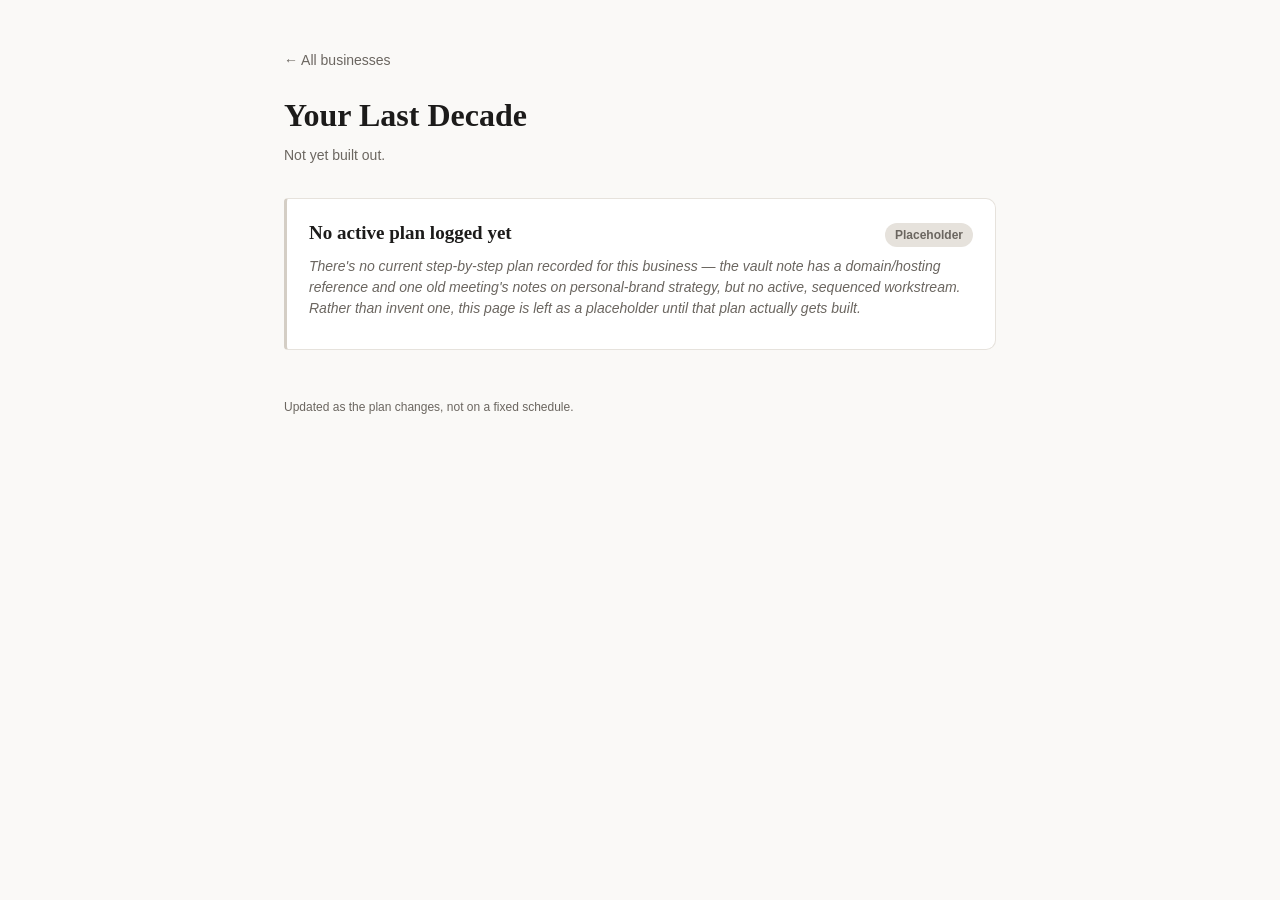
<file: your-last-decade/index.html>
<!doctype html>
<html lang="en">
<head>
<meta charset="utf-8">
<meta name="viewport" content="width=device-width, initial-scale=1">
<meta name="robots" content="noindex">
<title>Your Last Decade — Work Ladder</title>
<link rel="stylesheet" href="/assets/main.css">
</head>
<body>
<div class="wrap">
  <a class="back-link" href="/">&larr; All businesses</a>
  <div class="page-head">
    <h1>Your Last Decade</h1>
    <div class="meta">Not yet built out.</div>
  </div>

  <div class="card rung">
    <div class="card-head">
      <h3 class="rung-title">No active plan logged yet</h3>
      <span class="pill pending">Placeholder</span>
    </div>
    <div class="rung-summary placeholder">
      There's no current step-by-step plan recorded for this business — the vault note has a domain/hosting reference and one old meeting's notes on personal-brand strategy, but no active, sequenced workstream. Rather than invent one, this page is left as a placeholder until that plan actually gets built.
    </div>
  </div>

  <footer>Updated as the plan changes, not on a fixed schedule.</footer>
</div>
</body>
</html>
</file>
<file: assets/main.css>
:root {
  --bg: #faf9f7;
  --card: #ffffff;
  --text: #1c1b1a;
  --text-muted: #6b6660;
  --border: #e6e2dc;
  --border-strong: #d4cec5;
  --accent: #1f6f5c;
  --accent-tint: #e7f2ee;
  --warn: #9a6a1f;
  --warn-tint: #fbf1e2;
  --serif: Georgia, "Iowan Old Style", "Times New Roman", serif;
  --sans: -apple-system, BlinkMacSystemFont, "Segoe UI", Helvetica, Arial, sans-serif;
}

* { box-sizing: border-box; }

body {
  margin: 0;
  background: var(--bg);
  color: var(--text);
  font-family: var(--sans);
  line-height: 1.5;
}

.wrap {
  max-width: 760px;
  margin: 0 auto;
  padding: 48px 24px 96px;
}

.page-head {
  margin-bottom: 32px;
}

.page-head h1 {
  font-family: var(--serif);
  font-size: 32px;
  margin: 0 0 6px;
}

.page-head .meta {
  color: var(--text-muted);
  font-size: 14px;
}

.back-link {
  display: inline-block;
  margin-bottom: 20px;
  color: var(--text-muted);
  text-decoration: none;
  font-size: 14px;
}
.back-link:hover { color: var(--text); }

.card {
  background: var(--card);
  border: 1px solid var(--border);
  border-radius: 10px;
  padding: 20px 22px;
  margin-bottom: 14px;
}

/* Two (or more) cards sharing one rung number — parallel, disparate work
   happening at the same stage, each still its own owner + consulting lane.
   The rung only advances once every card in the row is fully checked. */
.rung-pair {
  display: flex;
  gap: 14px;
  margin-bottom: 14px;
}

.rung-pair .card.rung {
  flex: 1;
  min-width: 0;
  margin-bottom: 0;
}

@media (max-width: 560px) {
  .rung-pair { flex-direction: column; }
}

.rung {
  border-left: 3px solid var(--border-strong);
  border-radius: 4px 10px 10px 4px;
}

.rung.is-current {
  border-left-color: var(--accent);
  background: var(--accent-tint);
}

.rung.is-done {
  opacity: 0.6;
}

.rung.is-done .rung-title {
  text-decoration: line-through;
  text-decoration-color: var(--text-muted);
}

.card-head {
  display: flex;
  align-items: baseline;
  justify-content: space-between;
  gap: 12px;
  flex-wrap: wrap;
}

/* Groups the status pill and the owner emoji(s) together as one right-hand
   unit, so the title stays pinned left regardless of how many badges sit
   on the right. */
.card-head-right {
  display: flex;
  align-items: center;
  gap: 8px;
}

/* Who's actually driving this module — Will, Sakina, etc. Two owner spans
   together (no extra markup needed) means a jointly-owned module, e.g.
   a decision or meeting neither person owns alone. */
.owner {
  font-size: 17px;
  line-height: 1;
}

.rung-title {
  font-family: var(--serif);
  font-size: 19px;
  margin: 0;
}

.pill {
  display: inline-block;
  font-size: 12px;
  font-weight: 600;
  padding: 3px 10px;
  border-radius: 999px;
  white-space: nowrap;
}
.pill.current { background: var(--accent); color: #fff; }
.pill.next { background: var(--warn-tint); color: var(--warn); }
.pill.pending { background: var(--border); color: var(--text-muted); }
.pill.done { background: var(--border); color: var(--text-muted); }

.rung-summary {
  color: var(--text-muted);
  font-size: 14px;
  margin: 8px 0 10px;
}

.rung-tasks {
  margin: 0;
  padding-left: 18px;
  display: flex;
  flex-direction: column;
  gap: 7px;
  font-size: 14px;
}

.rung-tasks li { line-height: 1.45; }

.task-check {
  display: flex;
  align-items: flex-start;
  gap: 8px;
  cursor: pointer;
}

.task-check input[type="checkbox"] {
  margin: 3px 0 0;
  flex-shrink: 0;
  accent-color: var(--accent);
  cursor: pointer;
}

.rung-tasks li.checked .task-check span {
  color: var(--text-muted);
  text-decoration: line-through;
  text-decoration-color: var(--border-strong);
}

.rung-tasks li.locked .task-check {
  cursor: not-allowed;
}

.rung-tasks li.locked .task-check input[type="checkbox"] {
  cursor: not-allowed;
  opacity: 0.4;
}

.rung-tasks li.locked .task-check span {
  color: var(--text-muted);
  font-style: italic;
}

.owner {
  display: inline-block;
  font-size: 11px;
  font-weight: 600;
  letter-spacing: 0.02em;
  color: var(--accent);
  background: var(--accent-tint);
  border-radius: 5px;
  padding: 1px 7px;
  margin-left: 6px;
  vertical-align: middle;
}

.joint-block {
  margin-bottom: 14px;
  padding-bottom: 14px;
  border-bottom: 1px dashed var(--border-strong);
}

/* A joint task sitting after .lanes instead of before it — the divider
   flips to sit above it (separating it from the lanes) rather than below
   (there's nothing left to separate it from). */
.joint-block-trailing {
  margin-bottom: 0;
  margin-top: 14px;
  padding-bottom: 0;
  padding-top: 14px;
  border-bottom: none;
  border-top: 1px dashed var(--border-strong);
}

.lane-head {
  font-size: 11px;
  font-weight: 700;
  text-transform: uppercase;
  letter-spacing: 0.04em;
  color: var(--accent);
  margin-bottom: 6px;
}

.joint-block .lane-head { color: var(--warn); }

.lanes {
  display: flex;
  gap: 22px;
}

.lane {
  flex: 1;
  min-width: 0;
}

.lane + .lane {
  border-left: 1px dashed var(--border);
  padding-left: 22px;
}

@media (max-width: 560px) {
  .lanes { flex-direction: column; gap: 14px; }
  .lane + .lane {
    border-left: none;
    padding-left: 0;
    border-top: 1px dashed var(--border);
    padding-top: 14px;
  }
}

.index-list {
  display: flex;
  flex-direction: column;
  gap: 12px;
}

.index-card {
  display: block;
  background: var(--card);
  border: 1px solid var(--border);
  border-radius: 10px;
  padding: 20px 22px;
  text-decoration: none;
  color: var(--text);
}
.index-card:hover { border-color: var(--border-strong); }
.index-card h2 {
  font-family: var(--serif);
  font-size: 20px;
  margin: 0 0 4px;
}
.index-card p {
  margin: 0;
  color: var(--text-muted);
  font-size: 14px;
}

.placeholder {
  color: var(--text-muted);
  font-style: italic;
}

footer {
  margin-top: 48px;
  color: var(--text-muted);
  font-size: 12px;
}
</file>
